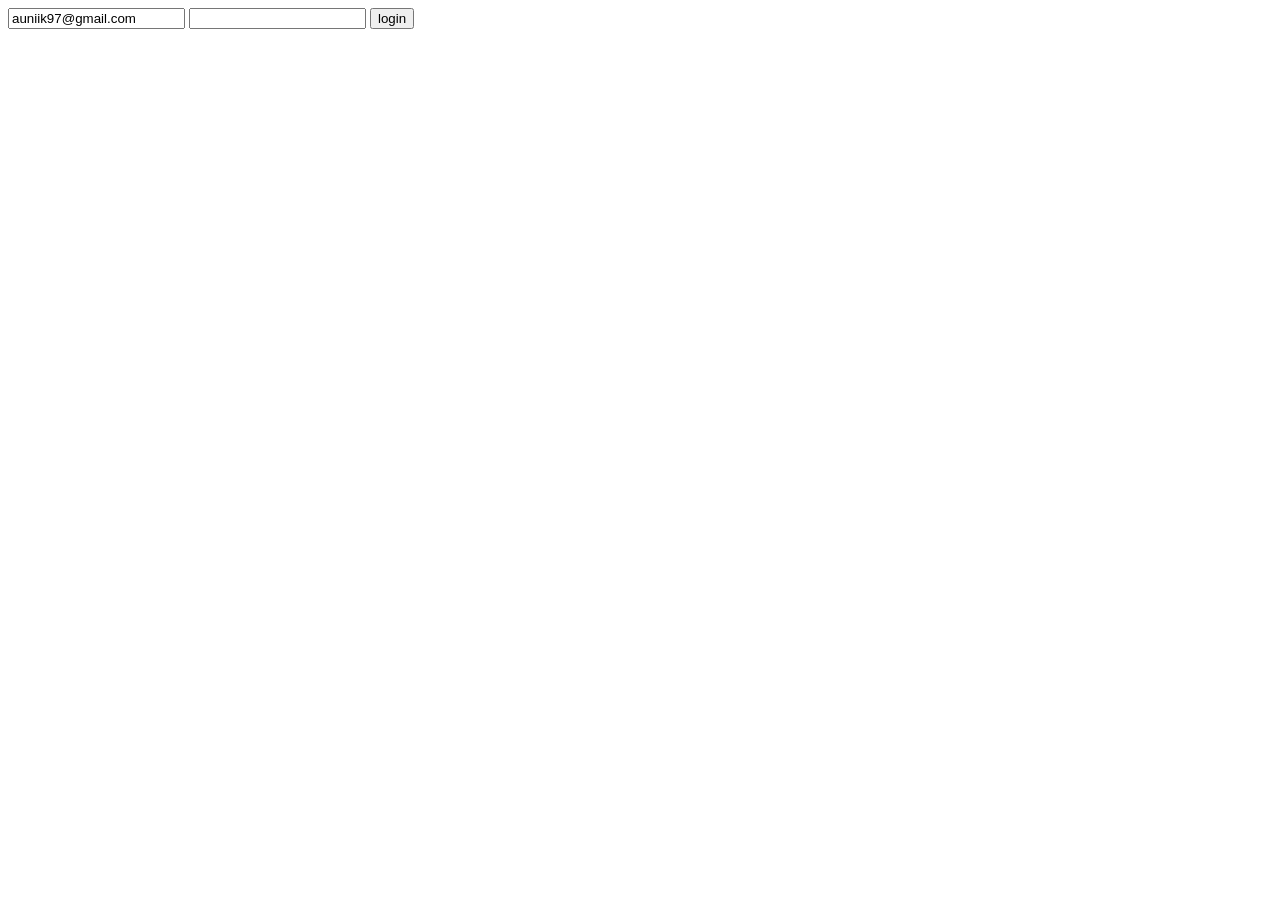
<file: docs/index.html>
<!DOCTYPE html>
<html>
<head>
	<title>DOCS</title>
	<style type="text/css">
		img{
			height: 30px
		}
	</style>
</head>
<body>

	<div>
		<form>
			<input type="email" id="email" value="auniik97@gmail.com" readonly="">
			<input type="password" id="password">
			<input type="submit" value="login">
		</form>
		
	</div>
	<div style="display:none" id="block">
		<br><br>
		<ol>
			<li>--- <a href="/docs/me.png" target="_blank"><img src="/docs/me.png"> My Photo</a></li>
			<li>--- <a href="/docs/mother.jpg" target="_blank"><img src="/docs/mother.jpg"> M's Photo</a></li>
			<li>--- <a href="/docs/joiningletter.jpg" target="_blank"><img src="/docs/joiningletter.jpg"> J L</a></li>
			<li>--- <a href="/docs/mynid.JPEG" target="_blank"><img src="/docs/mynid.JPEG"> NID</a></li>
			<li>--- <a href="/docs/bc.jpg" target="_blank"><img src="/docs/bc.jpg"> Birth certificate</a></li>
			<li>--- <a href="/docs/verifiedpaper.jpg" target="_blank"><img src="/docs/verifiedpaper.jpg"> Certification
				Letter</a></li>
			<li>--- <a href="/docs/mothersnid.jpg" target="_blank"><img src="/docs/mothersnid.jpg"> M's NID</a></li>
		</ol>
		<br><br>
		<button id="logout">LOGOUT</button>
	</div>


	<script type="text/javascript">
		let form_el = document.querySelector('form');
		let password = document.querySelector('#password');
		let logoutBtn = document.querySelector('#logout');
		let block = document.querySelector('#block');


		form_el.addEventListener("submit", function(evt) {
			evt.preventDefault();
			auth();
		});

		function auth() {

			if (password.value === 'xngt1'){
				clearPassword()
				form_el.setAttribute('style', 'display:none')
				authorize()
			}
		}

		function authorize() {
			block.setAttribute('style', 'display:block')
		}


		logoutBtn.addEventListener("click", function(evt) {
			block.setAttribute('style', 'display:none')
			form_el.setAttribute('style', 'display:block')
		});

		function clearPassword(){
			password.value = ''
		}
		function toggleForm(){

		}

		
	</script>
</body>
</html>
</file>
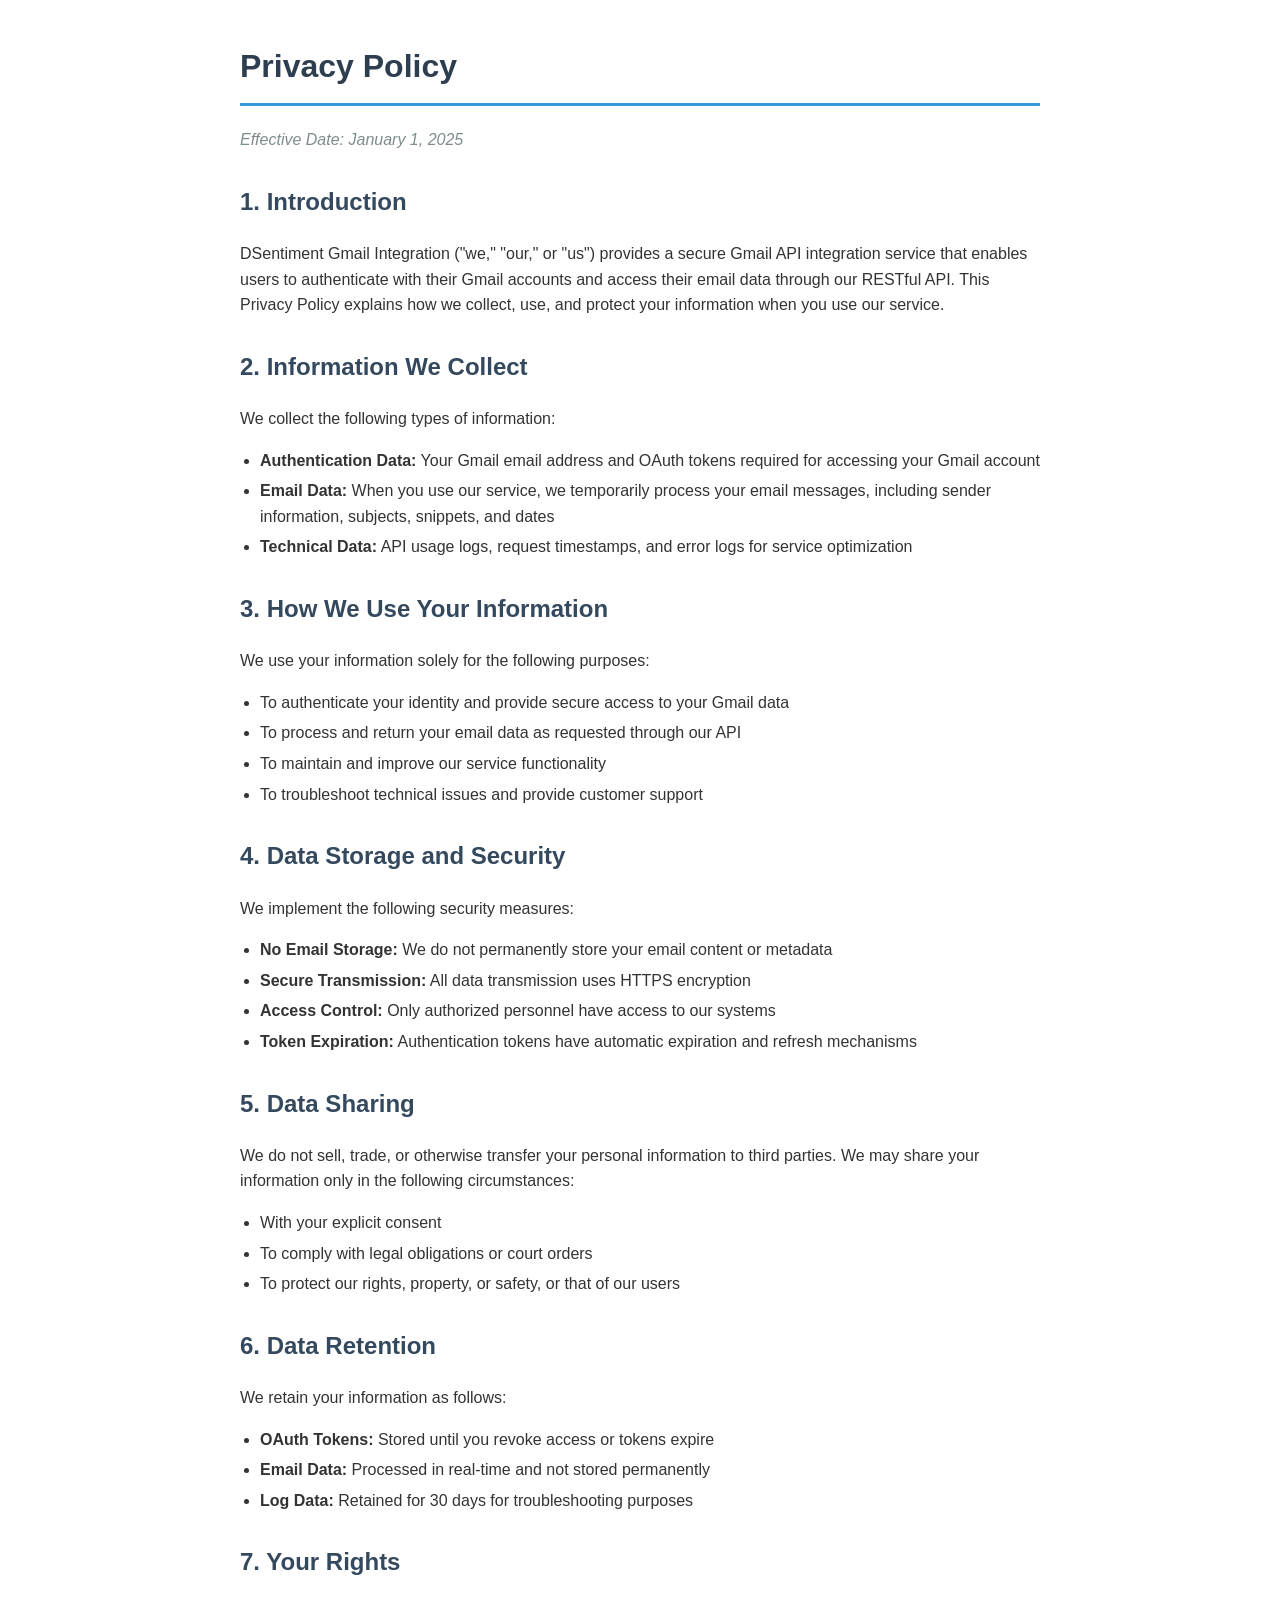
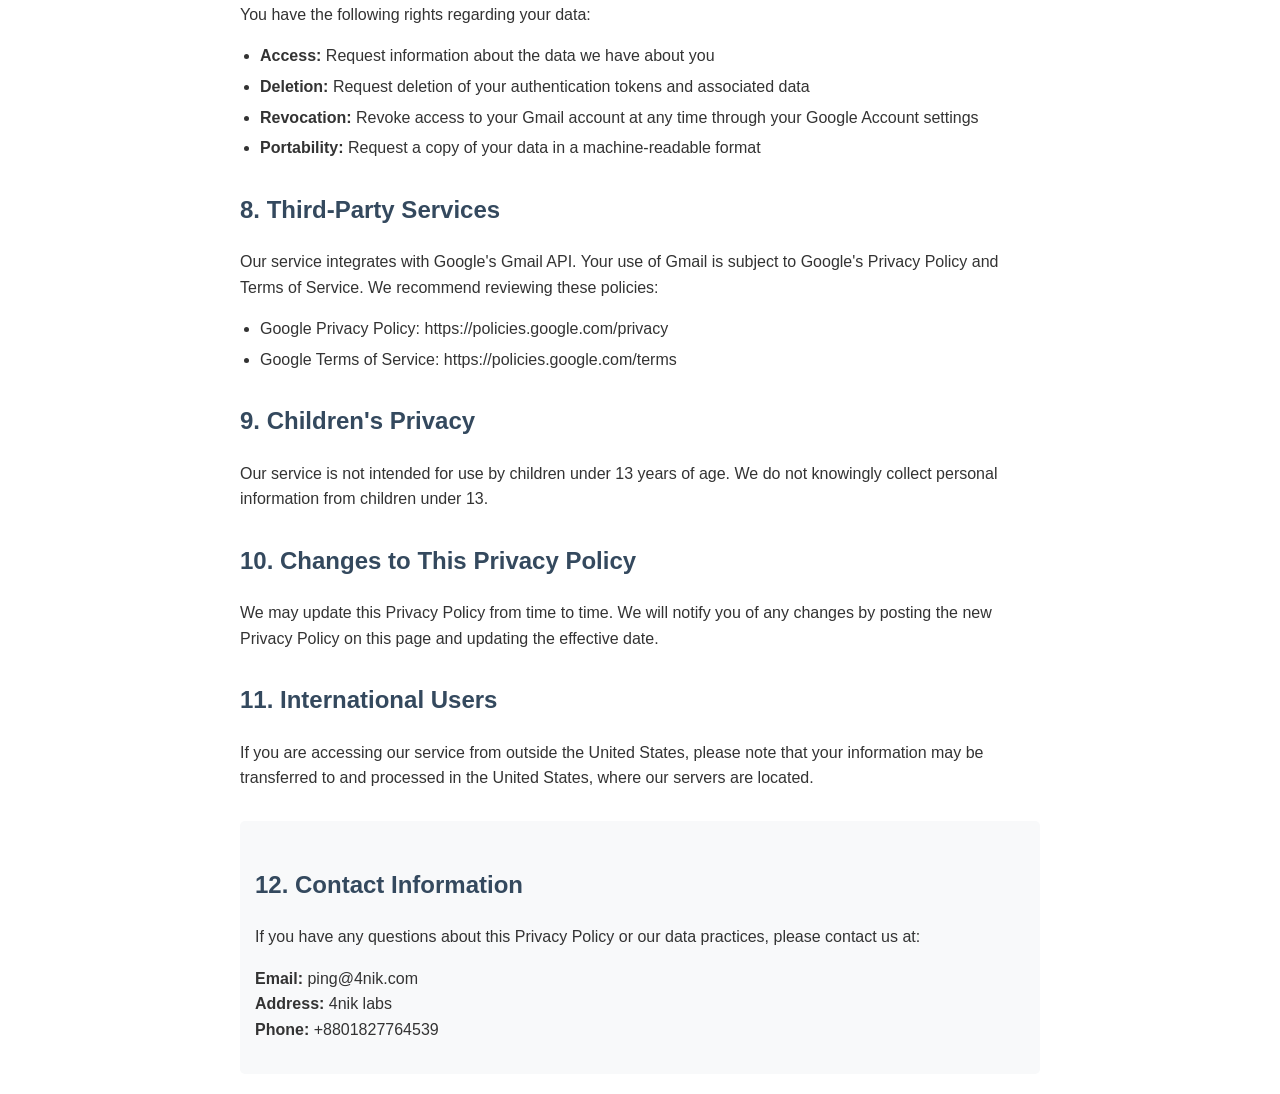
<file: privacy.html>
<!DOCTYPE html>
<html lang="en">
<head>
    <meta charset="UTF-8">
    <meta name="viewport" content="width=device-width, initial-scale=1.0">
    <title>Privacy Policy - DSentiment Gmail Integration</title>
    <style>
        body {
            font-family: Arial, sans-serif;
            max-width: 800px;
            margin: 0 auto;
            padding: 20px;
            line-height: 1.6;
            color: #333;
        }
        h1 {
            color: #2c3e50;
            border-bottom: 3px solid #3498db;
            padding-bottom: 10px;
        }
        h2 {
            color: #34495e;
            margin-top: 30px;
        }
        .effective-date {
            color: #7f8c8d;
            font-style: italic;
            margin-bottom: 30px;
        }
        .contact-info {
            background-color: #f8f9fa;
            padding: 15px;
            border-radius: 5px;
            margin-top: 30px;
        }
        ul {
            margin: 10px 0;
            padding-left: 20px;
        }
        li {
            margin: 5px 0;
        }
    </style>
</head>
<body>
    <h1>Privacy Policy</h1>
    <p class="effective-date">Effective Date: January 1, 2025</p>

    <h2>1. Introduction</h2>
    <p>DSentiment Gmail Integration ("we," "our," or "us") provides a secure Gmail API integration service that enables users to authenticate with their Gmail accounts and access their email data through our RESTful API. This Privacy Policy explains how we collect, use, and protect your information when you use our service.</p>

    <h2>2. Information We Collect</h2>
    <p>We collect the following types of information:</p>
    <ul>
        <li><strong>Authentication Data:</strong> Your Gmail email address and OAuth tokens required for accessing your Gmail account</li>
        <li><strong>Email Data:</strong> When you use our service, we temporarily process your email messages, including sender information, subjects, snippets, and dates</li>
        <li><strong>Technical Data:</strong> API usage logs, request timestamps, and error logs for service optimization</li>
    </ul>

    <h2>3. How We Use Your Information</h2>
    <p>We use your information solely for the following purposes:</p>
    <ul>
        <li>To authenticate your identity and provide secure access to your Gmail data</li>
        <li>To process and return your email data as requested through our API</li>
        <li>To maintain and improve our service functionality</li>
        <li>To troubleshoot technical issues and provide customer support</li>
    </ul>

    <h2>4. Data Storage and Security</h2>
    <p>We implement the following security measures:</p>
    <ul>
        <li><strong>No Email Storage:</strong> We do not permanently store your email content or metadata</li>
        <li><strong>Secure Transmission:</strong> All data transmission uses HTTPS encryption</li>
        <li><strong>Access Control:</strong> Only authorized personnel have access to our systems</li>
        <li><strong>Token Expiration:</strong> Authentication tokens have automatic expiration and refresh mechanisms</li>
    </ul>

    <h2>5. Data Sharing</h2>
    <p>We do not sell, trade, or otherwise transfer your personal information to third parties. We may share your information only in the following circumstances:</p>
    <ul>
        <li>With your explicit consent</li>
        <li>To comply with legal obligations or court orders</li>
        <li>To protect our rights, property, or safety, or that of our users</li>
    </ul>

    <h2>6. Data Retention</h2>
    <p>We retain your information as follows:</p>
    <ul>
        <li><strong>OAuth Tokens:</strong> Stored until you revoke access or tokens expire</li>
        <li><strong>Email Data:</strong> Processed in real-time and not stored permanently</li>
        <li><strong>Log Data:</strong> Retained for 30 days for troubleshooting purposes</li>
    </ul>

    <h2>7. Your Rights</h2>
    <p>You have the following rights regarding your data:</p>
    <ul>
        <li><strong>Access:</strong> Request information about the data we have about you</li>
        <li><strong>Deletion:</strong> Request deletion of your authentication tokens and associated data</li>
        <li><strong>Revocation:</strong> Revoke access to your Gmail account at any time through your Google Account settings</li>
        <li><strong>Portability:</strong> Request a copy of your data in a machine-readable format</li>
    </ul>

    <h2>8. Third-Party Services</h2>
    <p>Our service integrates with Google's Gmail API. Your use of Gmail is subject to Google's Privacy Policy and Terms of Service. We recommend reviewing these policies:</p>
    <ul>
        <li>Google Privacy Policy: https://policies.google.com/privacy</li>
        <li>Google Terms of Service: https://policies.google.com/terms</li>
    </ul>

    <h2>9. Children's Privacy</h2>
    <p>Our service is not intended for use by children under 13 years of age. We do not knowingly collect personal information from children under 13.</p>

    <h2>10. Changes to This Privacy Policy</h2>
    <p>We may update this Privacy Policy from time to time. We will notify you of any changes by posting the new Privacy Policy on this page and updating the effective date.</p>

    <h2>11. International Users</h2>
    <p>If you are accessing our service from outside the United States, please note that your information may be transferred to and processed in the United States, where our servers are located.</p>

    <div class="contact-info">
        <h2>12. Contact Information</h2>
        <p>If you have any questions about this Privacy Policy or our data practices, please contact us at:</p>
        <p>
            <strong>Email:</strong> ping@4nik.com<br>
            <strong>Address:</strong> 4nik labs<br>
            <strong>Phone:</strong> +8801827764539
        </p>
    </div>
</body>
</html>
</file>
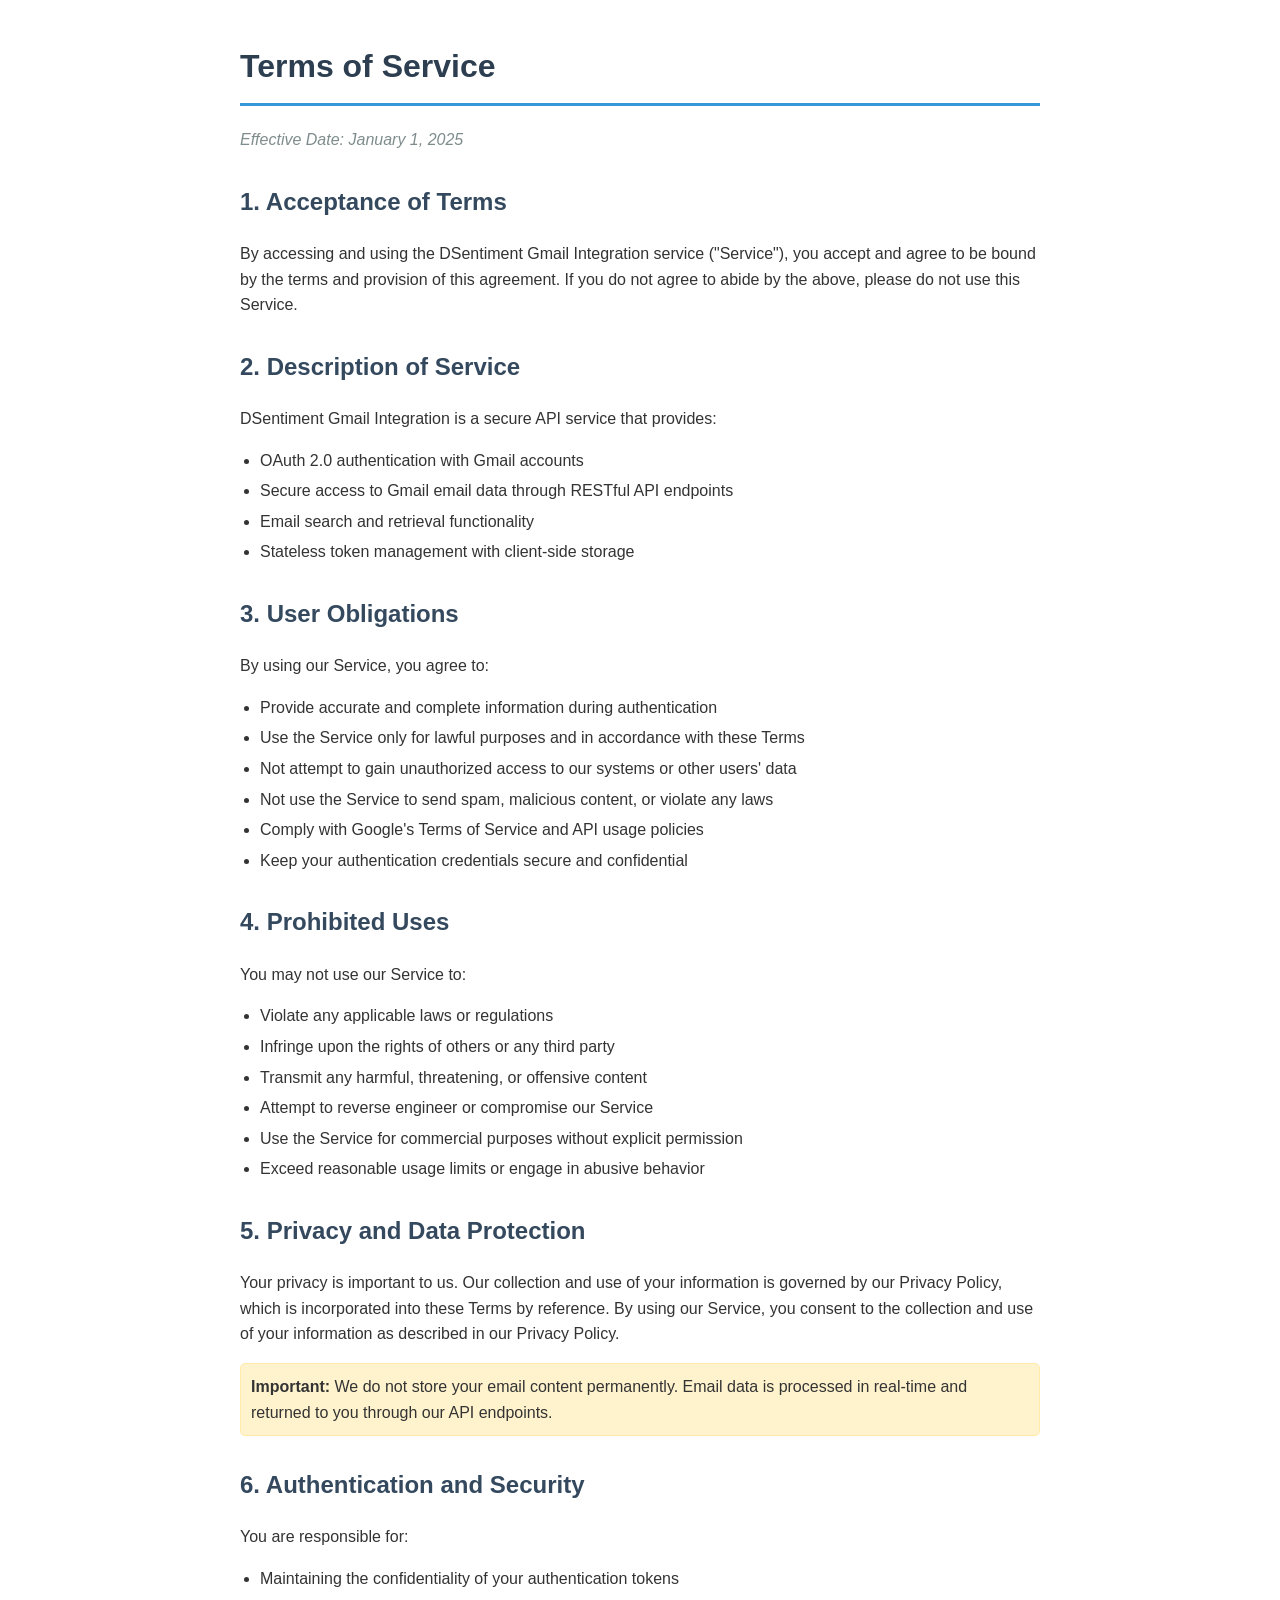
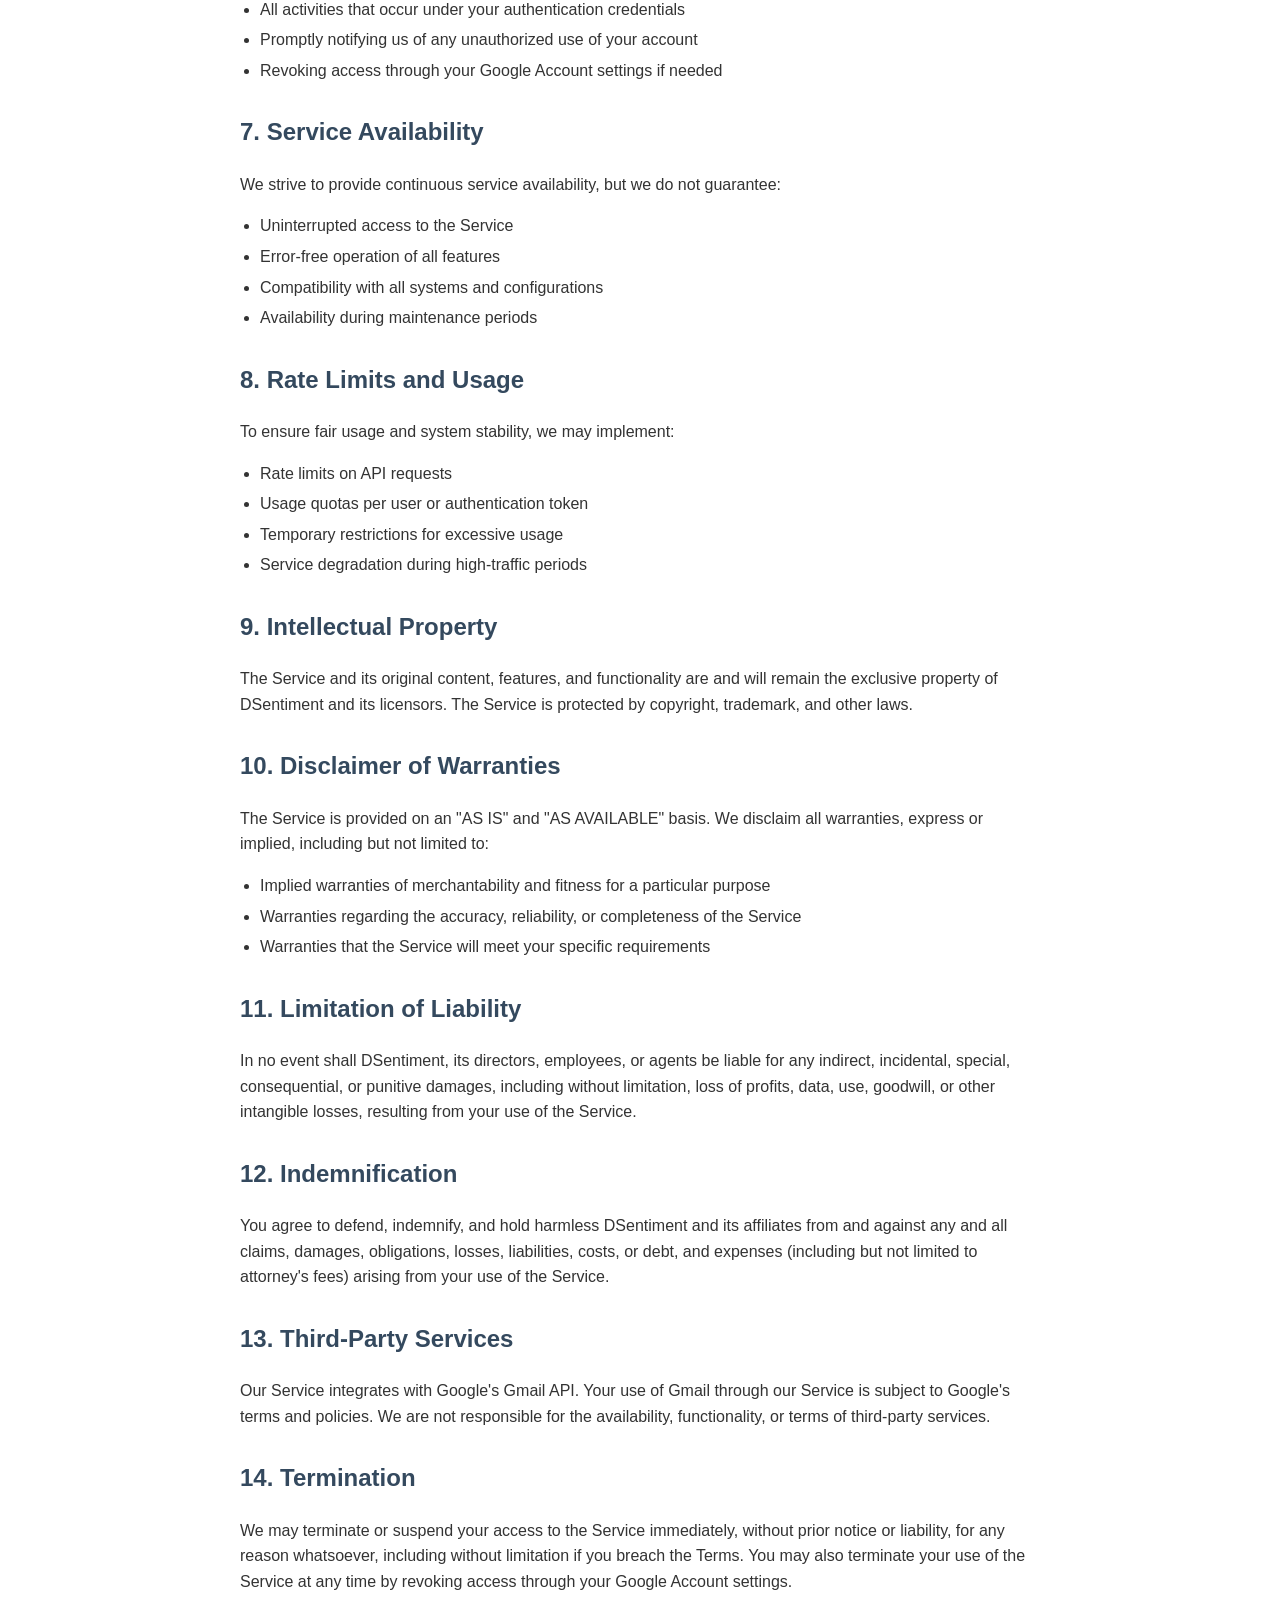
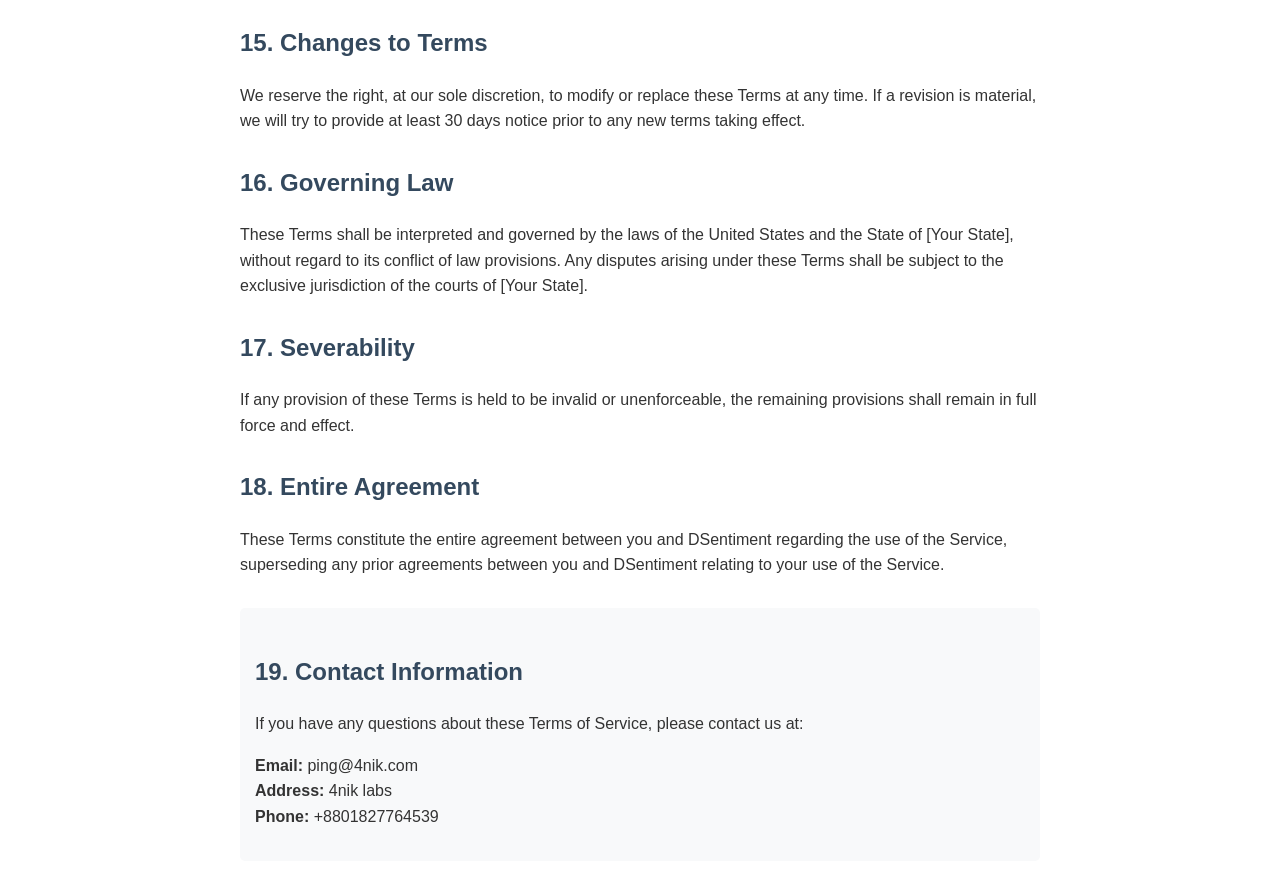
<file: terms.html>
<!DOCTYPE html>
<html lang="en">
<head>
    <meta charset="UTF-8">
    <meta name="viewport" content="width=device-width, initial-scale=1.0">
    <title>Terms of Service - DSentiment Gmail Integration</title>
    <style>
        body {
            font-family: Arial, sans-serif;
            max-width: 800px;
            margin: 0 auto;
            padding: 20px;
            line-height: 1.6;
            color: #333;
        }
        h1 {
            color: #2c3e50;
            border-bottom: 3px solid #3498db;
            padding-bottom: 10px;
        }
        h2 {
            color: #34495e;
            margin-top: 30px;
        }
        .effective-date {
            color: #7f8c8d;
            font-style: italic;
            margin-bottom: 30px;
        }
        .contact-info {
            background-color: #f8f9fa;
            padding: 15px;
            border-radius: 5px;
            margin-top: 30px;
        }
        ul {
            margin: 10px 0;
            padding-left: 20px;
        }
        li {
            margin: 5px 0;
        }
        .important {
            background-color: #fff3cd;
            border: 1px solid #ffeaa7;
            padding: 10px;
            border-radius: 5px;
            margin: 15px 0;
        }
    </style>
</head>
<body>
    <h1>Terms of Service</h1>
    <p class="effective-date">Effective Date: January 1, 2025</p>

    <h2>1. Acceptance of Terms</h2>
    <p>By accessing and using the DSentiment Gmail Integration service ("Service"), you accept and agree to be bound by the terms and provision of this agreement. If you do not agree to abide by the above, please do not use this Service.</p>

    <h2>2. Description of Service</h2>
    <p>DSentiment Gmail Integration is a secure API service that provides:</p>
    <ul>
        <li>OAuth 2.0 authentication with Gmail accounts</li>
        <li>Secure access to Gmail email data through RESTful API endpoints</li>
        <li>Email search and retrieval functionality</li>
        <li>Stateless token management with client-side storage</li>
    </ul>

    <h2>3. User Obligations</h2>
    <p>By using our Service, you agree to:</p>
    <ul>
        <li>Provide accurate and complete information during authentication</li>
        <li>Use the Service only for lawful purposes and in accordance with these Terms</li>
        <li>Not attempt to gain unauthorized access to our systems or other users' data</li>
        <li>Not use the Service to send spam, malicious content, or violate any laws</li>
        <li>Comply with Google's Terms of Service and API usage policies</li>
        <li>Keep your authentication credentials secure and confidential</li>
    </ul>

    <h2>4. Prohibited Uses</h2>
    <p>You may not use our Service to:</p>
    <ul>
        <li>Violate any applicable laws or regulations</li>
        <li>Infringe upon the rights of others or any third party</li>
        <li>Transmit any harmful, threatening, or offensive content</li>
        <li>Attempt to reverse engineer or compromise our Service</li>
        <li>Use the Service for commercial purposes without explicit permission</li>
        <li>Exceed reasonable usage limits or engage in abusive behavior</li>
    </ul>

    <h2>5. Privacy and Data Protection</h2>
    <p>Your privacy is important to us. Our collection and use of your information is governed by our Privacy Policy, which is incorporated into these Terms by reference. By using our Service, you consent to the collection and use of your information as described in our Privacy Policy.</p>

    <div class="important">
        <strong>Important:</strong> We do not store your email content permanently. Email data is processed in real-time and returned to you through our API endpoints.
    </div>

    <h2>6. Authentication and Security</h2>
    <p>You are responsible for:</p>
    <ul>
        <li>Maintaining the confidentiality of your authentication tokens</li>
        <li>All activities that occur under your authentication credentials</li>
        <li>Promptly notifying us of any unauthorized use of your account</li>
        <li>Revoking access through your Google Account settings if needed</li>
    </ul>

    <h2>7. Service Availability</h2>
    <p>We strive to provide continuous service availability, but we do not guarantee:</p>
    <ul>
        <li>Uninterrupted access to the Service</li>
        <li>Error-free operation of all features</li>
        <li>Compatibility with all systems and configurations</li>
        <li>Availability during maintenance periods</li>
    </ul>

    <h2>8. Rate Limits and Usage</h2>
    <p>To ensure fair usage and system stability, we may implement:</p>
    <ul>
        <li>Rate limits on API requests</li>
        <li>Usage quotas per user or authentication token</li>
        <li>Temporary restrictions for excessive usage</li>
        <li>Service degradation during high-traffic periods</li>
    </ul>

    <h2>9. Intellectual Property</h2>
    <p>The Service and its original content, features, and functionality are and will remain the exclusive property of DSentiment and its licensors. The Service is protected by copyright, trademark, and other laws.</p>

    <h2>10. Disclaimer of Warranties</h2>
    <p>The Service is provided on an "AS IS" and "AS AVAILABLE" basis. We disclaim all warranties, express or implied, including but not limited to:</p>
    <ul>
        <li>Implied warranties of merchantability and fitness for a particular purpose</li>
        <li>Warranties regarding the accuracy, reliability, or completeness of the Service</li>
        <li>Warranties that the Service will meet your specific requirements</li>
    </ul>

    <h2>11. Limitation of Liability</h2>
    <p>In no event shall DSentiment, its directors, employees, or agents be liable for any indirect, incidental, special, consequential, or punitive damages, including without limitation, loss of profits, data, use, goodwill, or other intangible losses, resulting from your use of the Service.</p>

    <h2>12. Indemnification</h2>
    <p>You agree to defend, indemnify, and hold harmless DSentiment and its affiliates from and against any and all claims, damages, obligations, losses, liabilities, costs, or debt, and expenses (including but not limited to attorney's fees) arising from your use of the Service.</p>

    <h2>13. Third-Party Services</h2>
    <p>Our Service integrates with Google's Gmail API. Your use of Gmail through our Service is subject to Google's terms and policies. We are not responsible for the availability, functionality, or terms of third-party services.</p>

    <h2>14. Termination</h2>
    <p>We may terminate or suspend your access to the Service immediately, without prior notice or liability, for any reason whatsoever, including without limitation if you breach the Terms. You may also terminate your use of the Service at any time by revoking access through your Google Account settings.</p>

    <h2>15. Changes to Terms</h2>
    <p>We reserve the right, at our sole discretion, to modify or replace these Terms at any time. If a revision is material, we will try to provide at least 30 days notice prior to any new terms taking effect.</p>

    <h2>16. Governing Law</h2>
    <p>These Terms shall be interpreted and governed by the laws of the United States and the State of [Your State], without regard to its conflict of law provisions. Any disputes arising under these Terms shall be subject to the exclusive jurisdiction of the courts of [Your State].</p>

    <h2>17. Severability</h2>
    <p>If any provision of these Terms is held to be invalid or unenforceable, the remaining provisions shall remain in full force and effect.</p>

    <h2>18. Entire Agreement</h2>
    <p>These Terms constitute the entire agreement between you and DSentiment regarding the use of the Service, superseding any prior agreements between you and DSentiment relating to your use of the Service.</p>

    <div class="contact-info">
        <h2>19. Contact Information</h2>
        <p>If you have any questions about these Terms of Service, please contact us at:</p>
        <p>
            <strong>Email:</strong> ping@4nik.com<br>
            <strong>Address:</strong> 4nik labs<br>
            <strong>Phone:</strong> +8801827764539
        </p>
    </div>
</body>
</html>
</file>
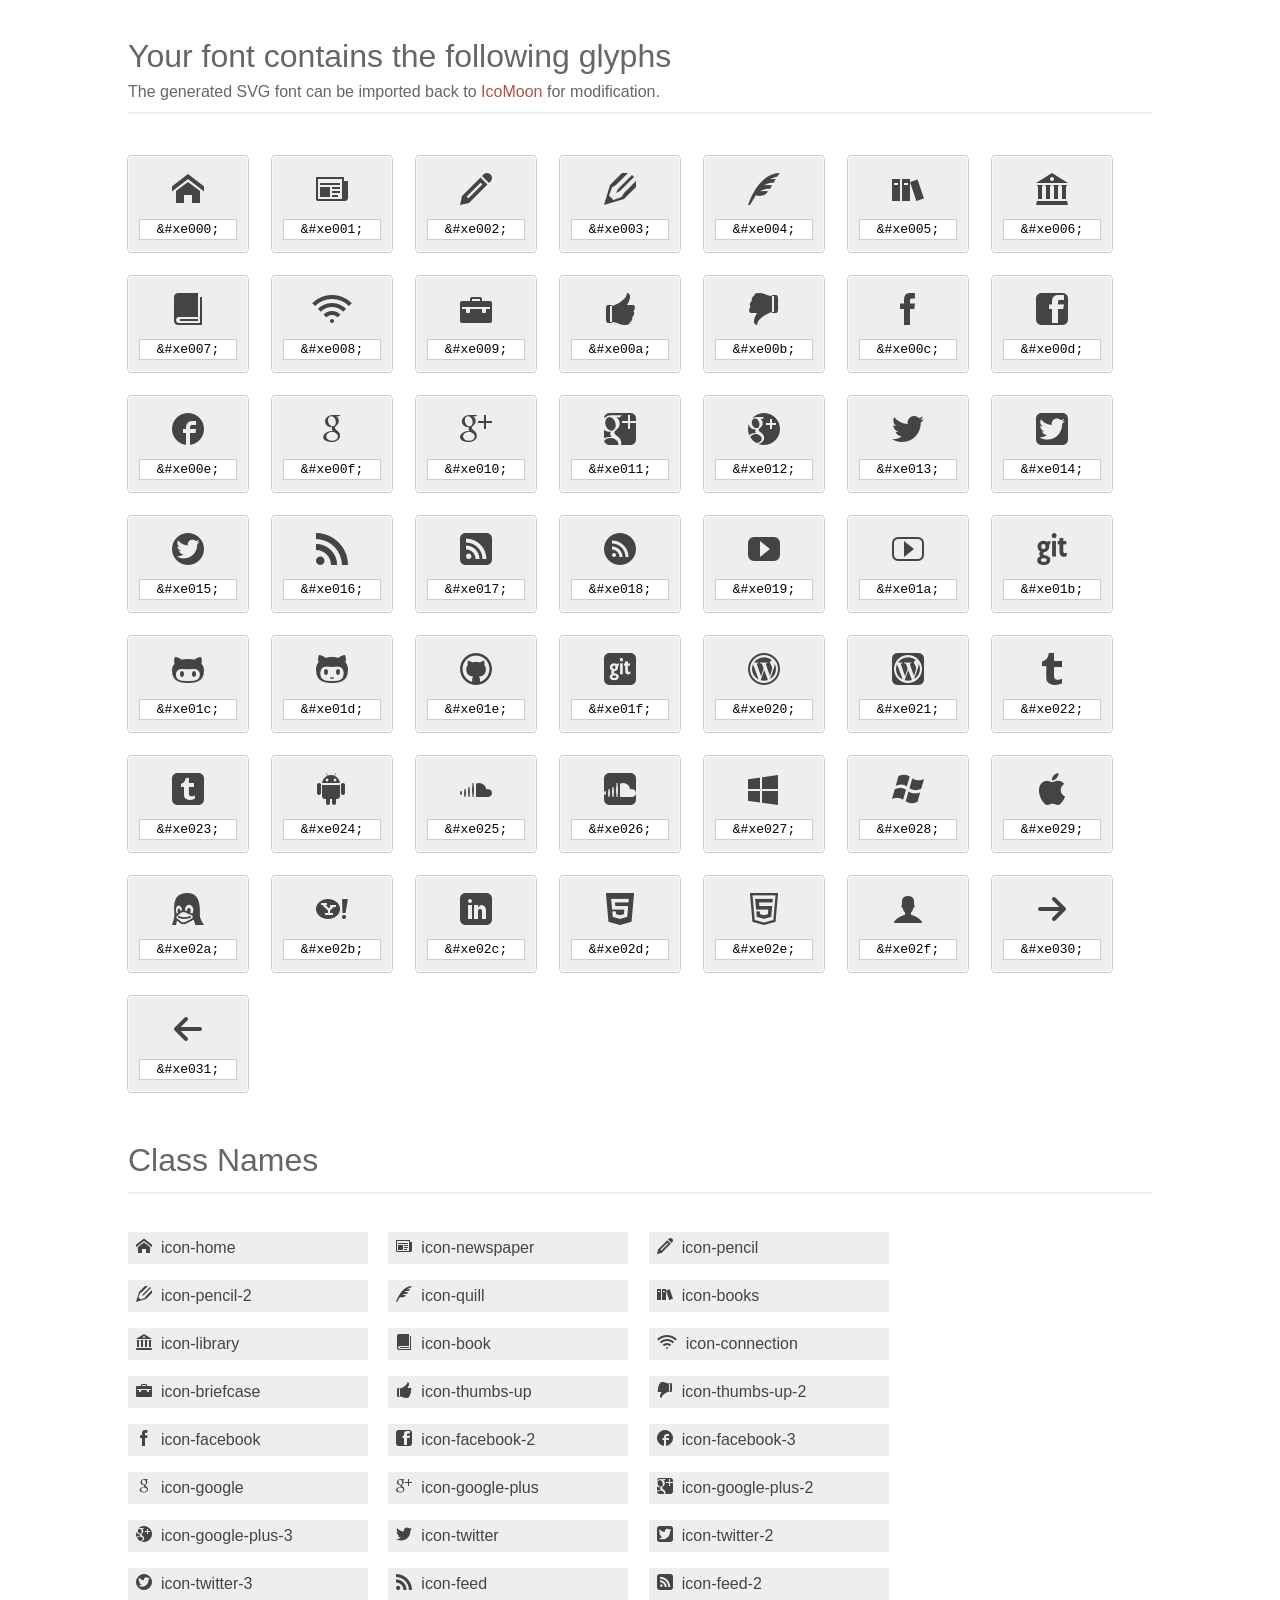
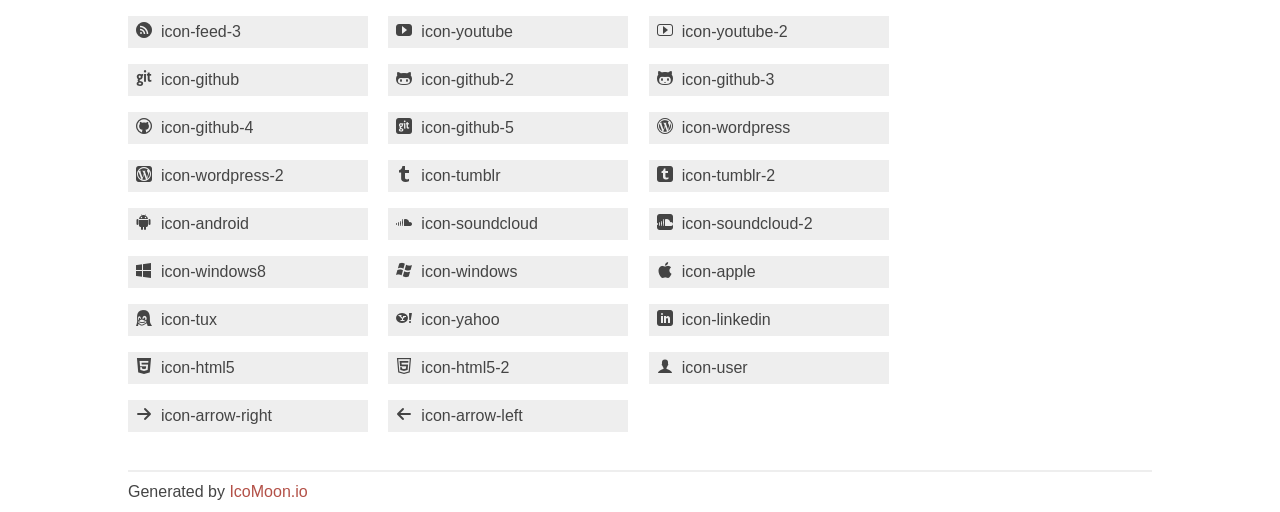
<file: fonts/description.html>
<!doctype html>
<html>
<head>
<title>Your Font/Glyphs</title>
<link rel="stylesheet" href="../css/font.css" />
<!--[if lte IE 7]><script src="lte-ie7.js"></script><![endif]-->
<style>
	section, header, footer {display: block;}
	body {
		font-family: sans-serif;
		color: #444;
		line-height: 1.5;
		font-size: 1em;
	}
	* {
		-moz-box-sizing: border-box;
		-webkit-box-sizing: border-box;
		box-sizing: border-box;
		margin: 0;
		padding: 0;
	}
	.glyph {
		font-size: 16px;
		float: left;
		text-align: center;
		background: #eee;
		padding: .75em;
		margin: .75em 1.5em .75em 0;
		width: 7.5em;
		border-radius: .25em;
		box-shadow: inset 0 0 0 1px #f8f8f8, 0 0 0 1px #CCC;
	}
	.glyph input {
		font-family: consolas, monospace;
		font-size: 13px;
		width: 100%;
		text-align: center;
		border: 0;
		box-shadow: 0 0 0 1px #ccc;
		padding: .125em;
	}
	.w-main {
		width: 80%;
	}
	.centered {
		margin-left: auto;
		margin-right: auto;
	}
	.fs1 {
		font-size: 2em;
	}
	header {
		margin: 2em 0;
		padding-bottom: .5em;
		color: #666;
		box-shadow: 0 2px #eee;
	}
	header h1 {
		font-size: 2em;
		font-weight: normal;
	}
	.clearfix:before, .clearfix:after { content: ""; display: table; }
	.clearfix:after, .clear { clear: both; }
	footer {
		margin-top: 2em;
		padding: .5em 0;
		box-shadow: 0 -2px #eee;
	}
	a, a:visited {
		color: #B35047;
		text-decoration: none;
	}
	a:hover, a:focus {color: #000;}
	.box1 {
		font-size: 16px;
		display: inline-block;
		width: 15em;
		padding: .25em .5em;
		background: #eee;
		margin: .5em 1em .5em 0;
	}
</style>
</head>
<body>
	<div class="w-main centered">
	<section class="mtm clearfix" id="glyphs">
	<header>
		<h1>Your font contains the following glyphs</h1>
		<p>The generated SVG font can be imported back to <a href="http://icomoon.io/app">IcoMoon</a> for modification.</p>
	</header>
	<div class="glyph">
		<div class="fs1" aria-hidden="true" data-icon="&#xe000;"></div>
		<input type="text" readonly="readonly" value="&amp;#xe000;" />
	</div>
	<div class="glyph">
		<div class="fs1" aria-hidden="true" data-icon="&#xe001;"></div>
		<input type="text" readonly="readonly" value="&amp;#xe001;" />
	</div>
	<div class="glyph">
		<div class="fs1" aria-hidden="true" data-icon="&#xe002;"></div>
		<input type="text" readonly="readonly" value="&amp;#xe002;" />
	</div>
	<div class="glyph">
		<div class="fs1" aria-hidden="true" data-icon="&#xe003;"></div>
		<input type="text" readonly="readonly" value="&amp;#xe003;" />
	</div>
	<div class="glyph">
		<div class="fs1" aria-hidden="true" data-icon="&#xe004;"></div>
		<input type="text" readonly="readonly" value="&amp;#xe004;" />
	</div>
	<div class="glyph">
		<div class="fs1" aria-hidden="true" data-icon="&#xe005;"></div>
		<input type="text" readonly="readonly" value="&amp;#xe005;" />
	</div>
	<div class="glyph">
		<div class="fs1" aria-hidden="true" data-icon="&#xe006;"></div>
		<input type="text" readonly="readonly" value="&amp;#xe006;" />
	</div>
	<div class="glyph">
		<div class="fs1" aria-hidden="true" data-icon="&#xe007;"></div>
		<input type="text" readonly="readonly" value="&amp;#xe007;" />
	</div>
	<div class="glyph">
		<div class="fs1" aria-hidden="true" data-icon="&#xe008;"></div>
		<input type="text" readonly="readonly" value="&amp;#xe008;" />
	</div>
	<div class="glyph">
		<div class="fs1" aria-hidden="true" data-icon="&#xe009;"></div>
		<input type="text" readonly="readonly" value="&amp;#xe009;" />
	</div>
	<div class="glyph">
		<div class="fs1" aria-hidden="true" data-icon="&#xe00a;"></div>
		<input type="text" readonly="readonly" value="&amp;#xe00a;" />
	</div>
	<div class="glyph">
		<div class="fs1" aria-hidden="true" data-icon="&#xe00b;"></div>
		<input type="text" readonly="readonly" value="&amp;#xe00b;" />
	</div>
	<div class="glyph">
		<div class="fs1" aria-hidden="true" data-icon="&#xe00c;"></div>
		<input type="text" readonly="readonly" value="&amp;#xe00c;" />
	</div>
	<div class="glyph">
		<div class="fs1" aria-hidden="true" data-icon="&#xe00d;"></div>
		<input type="text" readonly="readonly" value="&amp;#xe00d;" />
	</div>
	<div class="glyph">
		<div class="fs1" aria-hidden="true" data-icon="&#xe00e;"></div>
		<input type="text" readonly="readonly" value="&amp;#xe00e;" />
	</div>
	<div class="glyph">
		<div class="fs1" aria-hidden="true" data-icon="&#xe00f;"></div>
		<input type="text" readonly="readonly" value="&amp;#xe00f;" />
	</div>
	<div class="glyph">
		<div class="fs1" aria-hidden="true" data-icon="&#xe010;"></div>
		<input type="text" readonly="readonly" value="&amp;#xe010;" />
	</div>
	<div class="glyph">
		<div class="fs1" aria-hidden="true" data-icon="&#xe011;"></div>
		<input type="text" readonly="readonly" value="&amp;#xe011;" />
	</div>
	<div class="glyph">
		<div class="fs1" aria-hidden="true" data-icon="&#xe012;"></div>
		<input type="text" readonly="readonly" value="&amp;#xe012;" />
	</div>
	<div class="glyph">
		<div class="fs1" aria-hidden="true" data-icon="&#xe013;"></div>
		<input type="text" readonly="readonly" value="&amp;#xe013;" />
	</div>
	<div class="glyph">
		<div class="fs1" aria-hidden="true" data-icon="&#xe014;"></div>
		<input type="text" readonly="readonly" value="&amp;#xe014;" />
	</div>
	<div class="glyph">
		<div class="fs1" aria-hidden="true" data-icon="&#xe015;"></div>
		<input type="text" readonly="readonly" value="&amp;#xe015;" />
	</div>
	<div class="glyph">
		<div class="fs1" aria-hidden="true" data-icon="&#xe016;"></div>
		<input type="text" readonly="readonly" value="&amp;#xe016;" />
	</div>
	<div class="glyph">
		<div class="fs1" aria-hidden="true" data-icon="&#xe017;"></div>
		<input type="text" readonly="readonly" value="&amp;#xe017;" />
	</div>
	<div class="glyph">
		<div class="fs1" aria-hidden="true" data-icon="&#xe018;"></div>
		<input type="text" readonly="readonly" value="&amp;#xe018;" />
	</div>
	<div class="glyph">
		<div class="fs1" aria-hidden="true" data-icon="&#xe019;"></div>
		<input type="text" readonly="readonly" value="&amp;#xe019;" />
	</div>
	<div class="glyph">
		<div class="fs1" aria-hidden="true" data-icon="&#xe01a;"></div>
		<input type="text" readonly="readonly" value="&amp;#xe01a;" />
	</div>
	<div class="glyph">
		<div class="fs1" aria-hidden="true" data-icon="&#xe01b;"></div>
		<input type="text" readonly="readonly" value="&amp;#xe01b;" />
	</div>
	<div class="glyph">
		<div class="fs1" aria-hidden="true" data-icon="&#xe01c;"></div>
		<input type="text" readonly="readonly" value="&amp;#xe01c;" />
	</div>
	<div class="glyph">
		<div class="fs1" aria-hidden="true" data-icon="&#xe01d;"></div>
		<input type="text" readonly="readonly" value="&amp;#xe01d;" />
	</div>
	<div class="glyph">
		<div class="fs1" aria-hidden="true" data-icon="&#xe01e;"></div>
		<input type="text" readonly="readonly" value="&amp;#xe01e;" />
	</div>
	<div class="glyph">
		<div class="fs1" aria-hidden="true" data-icon="&#xe01f;"></div>
		<input type="text" readonly="readonly" value="&amp;#xe01f;" />
	</div>
	<div class="glyph">
		<div class="fs1" aria-hidden="true" data-icon="&#xe020;"></div>
		<input type="text" readonly="readonly" value="&amp;#xe020;" />
	</div>
	<div class="glyph">
		<div class="fs1" aria-hidden="true" data-icon="&#xe021;"></div>
		<input type="text" readonly="readonly" value="&amp;#xe021;" />
	</div>
	<div class="glyph">
		<div class="fs1" aria-hidden="true" data-icon="&#xe022;"></div>
		<input type="text" readonly="readonly" value="&amp;#xe022;" />
	</div>
	<div class="glyph">
		<div class="fs1" aria-hidden="true" data-icon="&#xe023;"></div>
		<input type="text" readonly="readonly" value="&amp;#xe023;" />
	</div>
	<div class="glyph">
		<div class="fs1" aria-hidden="true" data-icon="&#xe024;"></div>
		<input type="text" readonly="readonly" value="&amp;#xe024;" />
	</div>
	<div class="glyph">
		<div class="fs1" aria-hidden="true" data-icon="&#xe025;"></div>
		<input type="text" readonly="readonly" value="&amp;#xe025;" />
	</div>
	<div class="glyph">
		<div class="fs1" aria-hidden="true" data-icon="&#xe026;"></div>
		<input type="text" readonly="readonly" value="&amp;#xe026;" />
	</div>
	<div class="glyph">
		<div class="fs1" aria-hidden="true" data-icon="&#xe027;"></div>
		<input type="text" readonly="readonly" value="&amp;#xe027;" />
	</div>
	<div class="glyph">
		<div class="fs1" aria-hidden="true" data-icon="&#xe028;"></div>
		<input type="text" readonly="readonly" value="&amp;#xe028;" />
	</div>
	<div class="glyph">
		<div class="fs1" aria-hidden="true" data-icon="&#xe029;"></div>
		<input type="text" readonly="readonly" value="&amp;#xe029;" />
	</div>
	<div class="glyph">
		<div class="fs1" aria-hidden="true" data-icon="&#xe02a;"></div>
		<input type="text" readonly="readonly" value="&amp;#xe02a;" />
	</div>
	<div class="glyph">
		<div class="fs1" aria-hidden="true" data-icon="&#xe02b;"></div>
		<input type="text" readonly="readonly" value="&amp;#xe02b;" />
	</div>
	<div class="glyph">
		<div class="fs1" aria-hidden="true" data-icon="&#xe02c;"></div>
		<input type="text" readonly="readonly" value="&amp;#xe02c;" />
	</div>
	<div class="glyph">
		<div class="fs1" aria-hidden="true" data-icon="&#xe02d;"></div>
		<input type="text" readonly="readonly" value="&amp;#xe02d;" />
	</div>
	<div class="glyph">
		<div class="fs1" aria-hidden="true" data-icon="&#xe02e;"></div>
		<input type="text" readonly="readonly" value="&amp;#xe02e;" />
	</div>
	<div class="glyph">
		<div class="fs1" aria-hidden="true" data-icon="&#xe02f;"></div>
		<input type="text" readonly="readonly" value="&amp;#xe02f;" />
	</div>
	<div class="glyph">
		<div class="fs1" aria-hidden="true" data-icon="&#xe030;"></div>
		<input type="text" readonly="readonly" value="&amp;#xe030;" />
	</div>
	<div class="glyph">
		<div class="fs1" aria-hidden="true" data-icon="&#xe031;"></div>
		<input type="text" readonly="readonly" value="&amp;#xe031;" />
	</div>
	</section>
	<div class="clear"></div>
	<section class="mtm clearfix" id="glyphs">
	<header>
		<h1>Class Names</h1>
	</header>
	<span class="box1">
		<span aria-hidden="true" class="icon-home"></span>
		&nbsp;icon-home
	</span>
	<span class="box1">
		<span aria-hidden="true" class="icon-newspaper"></span>
		&nbsp;icon-newspaper
	</span>
	<span class="box1">
		<span aria-hidden="true" class="icon-pencil"></span>
		&nbsp;icon-pencil
	</span>
	<span class="box1">
		<span aria-hidden="true" class="icon-pencil-2"></span>
		&nbsp;icon-pencil-2
	</span>
	<span class="box1">
		<span aria-hidden="true" class="icon-quill"></span>
		&nbsp;icon-quill
	</span>
	<span class="box1">
		<span aria-hidden="true" class="icon-books"></span>
		&nbsp;icon-books
	</span>
	<span class="box1">
		<span aria-hidden="true" class="icon-library"></span>
		&nbsp;icon-library
	</span>
	<span class="box1">
		<span aria-hidden="true" class="icon-book"></span>
		&nbsp;icon-book
	</span>
	<span class="box1">
		<span aria-hidden="true" class="icon-connection"></span>
		&nbsp;icon-connection
	</span>
	<span class="box1">
		<span aria-hidden="true" class="icon-briefcase"></span>
		&nbsp;icon-briefcase
	</span>
	<span class="box1">
		<span aria-hidden="true" class="icon-thumbs-up"></span>
		&nbsp;icon-thumbs-up
	</span>
	<span class="box1">
		<span aria-hidden="true" class="icon-thumbs-up-2"></span>
		&nbsp;icon-thumbs-up-2
	</span>
	<span class="box1">
		<span aria-hidden="true" class="icon-facebook"></span>
		&nbsp;icon-facebook
	</span>
	<span class="box1">
		<span aria-hidden="true" class="icon-facebook-2"></span>
		&nbsp;icon-facebook-2
	</span>
	<span class="box1">
		<span aria-hidden="true" class="icon-facebook-3"></span>
		&nbsp;icon-facebook-3
	</span>
	<span class="box1">
		<span aria-hidden="true" class="icon-google"></span>
		&nbsp;icon-google
	</span>
	<span class="box1">
		<span aria-hidden="true" class="icon-google-plus"></span>
		&nbsp;icon-google-plus
	</span>
	<span class="box1">
		<span aria-hidden="true" class="icon-google-plus-2"></span>
		&nbsp;icon-google-plus-2
	</span>
	<span class="box1">
		<span aria-hidden="true" class="icon-google-plus-3"></span>
		&nbsp;icon-google-plus-3
	</span>
	<span class="box1">
		<span aria-hidden="true" class="icon-twitter"></span>
		&nbsp;icon-twitter
	</span>
	<span class="box1">
		<span aria-hidden="true" class="icon-twitter-2"></span>
		&nbsp;icon-twitter-2
	</span>
	<span class="box1">
		<span aria-hidden="true" class="icon-twitter-3"></span>
		&nbsp;icon-twitter-3
	</span>
	<span class="box1">
		<span aria-hidden="true" class="icon-feed"></span>
		&nbsp;icon-feed
	</span>
	<span class="box1">
		<span aria-hidden="true" class="icon-feed-2"></span>
		&nbsp;icon-feed-2
	</span>
	<span class="box1">
		<span aria-hidden="true" class="icon-feed-3"></span>
		&nbsp;icon-feed-3
	</span>
	<span class="box1">
		<span aria-hidden="true" class="icon-youtube"></span>
		&nbsp;icon-youtube
	</span>
	<span class="box1">
		<span aria-hidden="true" class="icon-youtube-2"></span>
		&nbsp;icon-youtube-2
	</span>
	<span class="box1">
		<span aria-hidden="true" class="icon-github"></span>
		&nbsp;icon-github
	</span>
	<span class="box1">
		<span aria-hidden="true" class="icon-github-2"></span>
		&nbsp;icon-github-2
	</span>
	<span class="box1">
		<span aria-hidden="true" class="icon-github-3"></span>
		&nbsp;icon-github-3
	</span>
	<span class="box1">
		<span aria-hidden="true" class="icon-github-4"></span>
		&nbsp;icon-github-4
	</span>
	<span class="box1">
		<span aria-hidden="true" class="icon-github-5"></span>
		&nbsp;icon-github-5
	</span>
	<span class="box1">
		<span aria-hidden="true" class="icon-wordpress"></span>
		&nbsp;icon-wordpress
	</span>
	<span class="box1">
		<span aria-hidden="true" class="icon-wordpress-2"></span>
		&nbsp;icon-wordpress-2
	</span>
	<span class="box1">
		<span aria-hidden="true" class="icon-tumblr"></span>
		&nbsp;icon-tumblr
	</span>
	<span class="box1">
		<span aria-hidden="true" class="icon-tumblr-2"></span>
		&nbsp;icon-tumblr-2
	</span>
	<span class="box1">
		<span aria-hidden="true" class="icon-android"></span>
		&nbsp;icon-android
	</span>
	<span class="box1">
		<span aria-hidden="true" class="icon-soundcloud"></span>
		&nbsp;icon-soundcloud
	</span>
	<span class="box1">
		<span aria-hidden="true" class="icon-soundcloud-2"></span>
		&nbsp;icon-soundcloud-2
	</span>
	<span class="box1">
		<span aria-hidden="true" class="icon-windows8"></span>
		&nbsp;icon-windows8
	</span>
	<span class="box1">
		<span aria-hidden="true" class="icon-windows"></span>
		&nbsp;icon-windows
	</span>
	<span class="box1">
		<span aria-hidden="true" class="icon-apple"></span>
		&nbsp;icon-apple
	</span>
	<span class="box1">
		<span aria-hidden="true" class="icon-tux"></span>
		&nbsp;icon-tux
	</span>
	<span class="box1">
		<span aria-hidden="true" class="icon-yahoo"></span>
		&nbsp;icon-yahoo
	</span>
	<span class="box1">
		<span aria-hidden="true" class="icon-linkedin"></span>
		&nbsp;icon-linkedin
	</span>
	<span class="box1">
		<span aria-hidden="true" class="icon-html5"></span>
		&nbsp;icon-html5
	</span>
	<span class="box1">
		<span aria-hidden="true" class="icon-html5-2"></span>
		&nbsp;icon-html5-2
	</span>
	<span class="box1">
		<span aria-hidden="true" class="icon-user"></span>
		&nbsp;icon-user
	</span>
	<span class="box1">
		<span aria-hidden="true" class="icon-arrow-right"></span>
		&nbsp;icon-arrow-right
	</span>
	<span class="box1">
		<span aria-hidden="true" class="icon-arrow-left"></span>
		&nbsp;icon-arrow-left
	</span>
	</section>
	<footer>
		<p>Generated by <a href="http://icomoon.io">IcoMoon.io</a></p>
	</footer>
	</div>
	<script>
	document.getElementById("glyphs").addEventListener("click", function(e) {
		var target = e.target;
		if (target.tagName === "INPUT") {
			target.select();
		}
	});
	</script>
</body>
</html>
</file>
<file: css/font.css>
@font-face {
	font-family: 'icomoon';
	src:url('../fonts/icomoon.eot');
	src:url('../fonts/icomoon.eot?#iefix') format('embedded-opentype'),
		url('../fonts/icomoon.woff') format('woff'),
		url('../fonts/icomoon.ttf') format('truetype'),
		url('../fonts/icomoon.svg#icomoon') format('svg');
	font-weight: normal;
	font-style: normal;
}

/* Use the following CSS code if you want to use data attributes for inserting your icons */
[data-icon]:before {
	font-family: 'icomoon';
	content: attr(data-icon);
	speak: none;
	font-weight: normal;
	font-variant: normal;
	text-transform: none;
	line-height: 1;
	-webkit-font-smoothing: antialiased;
}

/* Use the following CSS code if you want to have a class per icon */
/*
Instead of a list of all class selectors,
you can use the generic selector below, but it's slower:
[class*="icon-"] {
*/
.icon-home, .icon-newspaper, .icon-pencil, .icon-pencil-2, .icon-quill, .icon-books, .icon-library, .icon-book, .icon-connection, .icon-briefcase, .icon-thumbs-up, .icon-thumbs-up-2, .icon-facebook, .icon-facebook-2, .icon-facebook-3, .icon-google, .icon-google-plus, .icon-google-plus-2, .icon-google-plus-3, .icon-twitter, .icon-twitter-2, .icon-twitter-3, .icon-feed, .icon-feed-2, .icon-feed-3, .icon-youtube, .icon-youtube-2, .icon-github, .icon-github-2, .icon-github-3, .icon-github-4, .icon-github-5, .icon-wordpress, .icon-wordpress-2, .icon-tumblr, .icon-tumblr-2, .icon-android, .icon-soundcloud, .icon-soundcloud-2, .icon-windows8, .icon-windows, .icon-apple, .icon-tux, .icon-yahoo, .icon-linkedin, .icon-html5, .icon-html5-2, .icon-user, .icon-arrow-right, .icon-arrow-left {
	font-family: 'icomoon';
	speak: none;
	font-style: normal;
	font-weight: normal;
	font-variant: normal;
	text-transform: none;
	line-height: 1;
	-webkit-font-smoothing: antialiased;
}
.icon-home:before {
	content: "\e000";
}
.icon-newspaper:before {
	content: "\e001";
}
.icon-pencil:before {
	content: "\e002";
}
.icon-pencil-2:before {
	content: "\e003";
}
.icon-quill:before {
	content: "\e004";
}
.icon-books:before {
	content: "\e005";
}
.icon-library:before {
	content: "\e006";
}
.icon-book:before {
	content: "\e007";
}
.icon-connection:before {
	content: "\e008";
}
.icon-briefcase:before {
	content: "\e009";
}
.icon-thumbs-up:before {
	content: "\e00a";
}
.icon-thumbs-up-2:before {
	content: "\e00b";
}
.icon-facebook:before {
	content: "\e00c";
}
.icon-facebook-2:before {
	content: "\e00d";
}
.icon-facebook-3:before {
	content: "\e00e";
}
.icon-google:before {
	content: "\e00f";
}
.icon-google-plus:before {
	content: "\e010";
}
.icon-google-plus-2:before {
	content: "\e011";
}
.icon-google-plus-3:before {
	content: "\e012";
}
.icon-twitter:before {
	content: "\e013";
}
.icon-twitter-2:before {
	content: "\e014";
}
.icon-twitter-3:before {
	content: "\e015";
}
.icon-feed:before {
	content: "\e016";
}
.icon-feed-2:before {
	content: "\e017";
}
.icon-feed-3:before {
	content: "\e018";
}
.icon-youtube:before {
	content: "\e019";
}
.icon-youtube-2:before {
	content: "\e01a";
}
.icon-github:before {
	content: "\e01b";
}
.icon-github-2:before {
	content: "\e01c";
}
.icon-github-3:before {
	content: "\e01d";
}
.icon-github-4:before {
	content: "\e01e";
}
.icon-github-5:before {
	content: "\e01f";
}
.icon-wordpress:before {
	content: "\e020";
}
.icon-wordpress-2:before {
	content: "\e021";
}
.icon-tumblr:before {
	content: "\e022";
}
.icon-tumblr-2:before {
	content: "\e023";
}
.icon-android:before {
	content: "\e024";
}
.icon-soundcloud:before {
	content: "\e025";
}
.icon-soundcloud-2:before {
	content: "\e026";
}
.icon-windows8:before {
	content: "\e027";
}
.icon-windows:before {
	content: "\e028";
}
.icon-apple:before {
	content: "\e029";
}
.icon-tux:before {
	content: "\e02a";
}
.icon-yahoo:before {
	content: "\e02b";
}
.icon-linkedin:before {
	content: "\e02c";
}
.icon-html5:before {
	content: "\e02d";
}
.icon-html5-2:before {
	content: "\e02e";
}
.icon-user:before {
	content: "\e02f";
}
.icon-arrow-right:before {
	content: "\e030";
}
.icon-arrow-left:before {
	content: "\e031";
}
</file>
